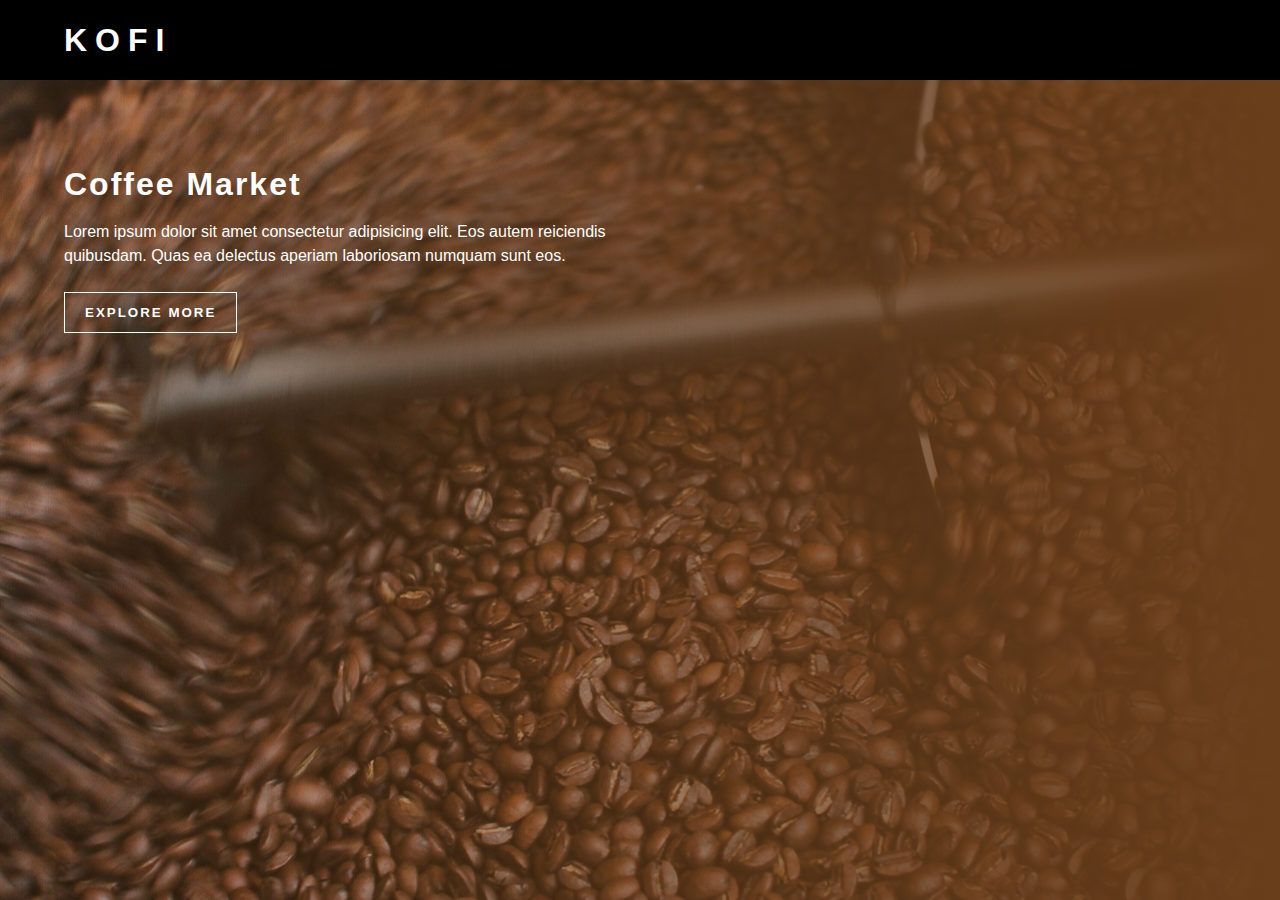
<file: 07-bcg-images/index.html>
<!DOCTYPE html>
<html lang="en">
<head>
    <meta charset="UTF-8">
    <meta http-equiv="X-UA-Compatible" content="IE=edge">
    <meta name="viewport" content="width=device-width, initial-scale=1.0">
    <title>Background images</title>
    <link rel="stylesheet" href="./main.css">
</head>
<body>
    <!-- nav -->
    <div class="nav">
        <div class="nav-center"><span class="nav-title">kofi</span></div>
    </div>
    <!-- hero -->
    <div class="hero">
        <div class="hero-center">
            <h1>coffee market</h1>
            <p>Lorem ipsum dolor sit amet consectetur adipisicing elit. Eos autem reiciendis quibusdam. Quas ea delectus aperiam laboriosam numquam sunt eos.</p>
            <button class="hero-btn">explore more</button>
        </div>
    </div>

</body>
</html>
</file>
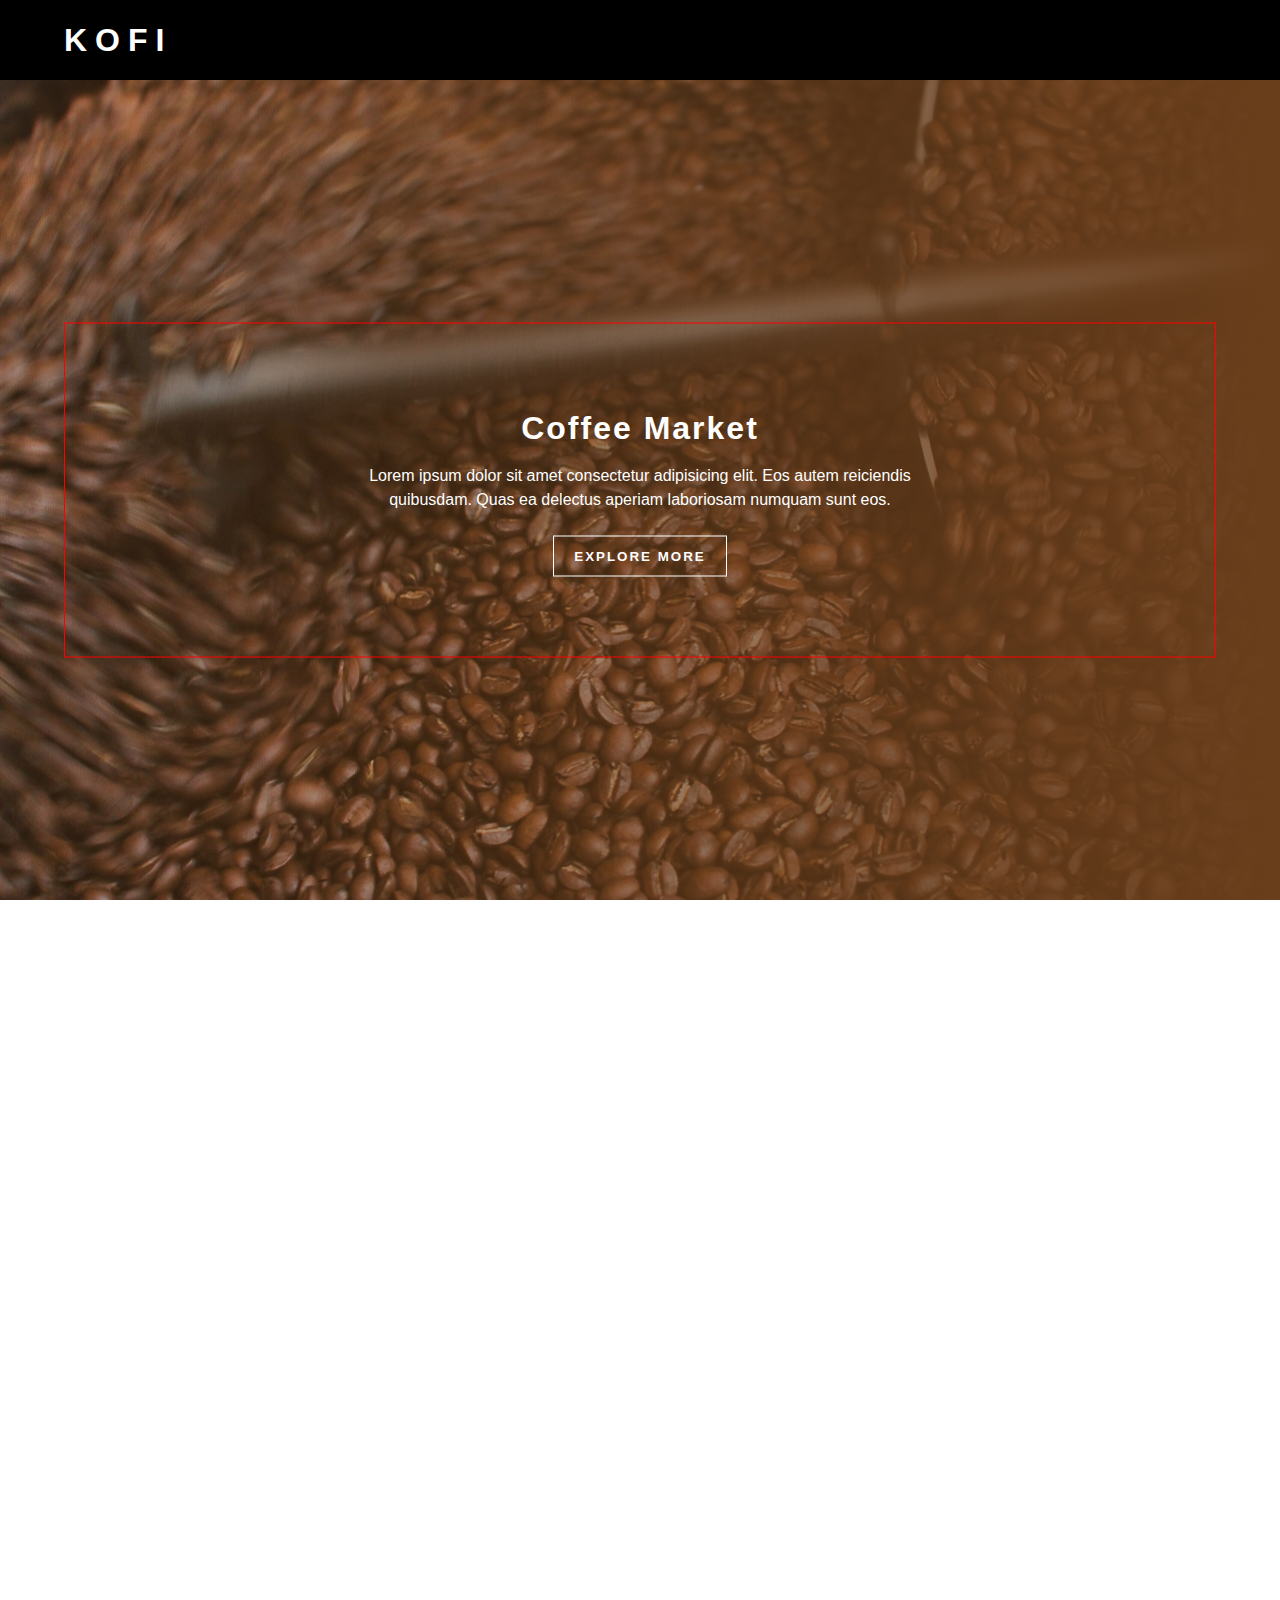
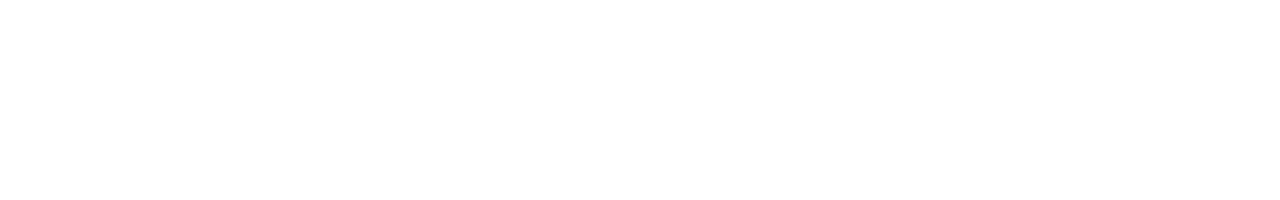
<file: 08-position-property/index.html>
<!DOCTYPE html>
<html lang="en">
<head>
    <meta charset="UTF-8">
    <meta http-equiv="X-UA-Compatible" content="IE=edge">
    <meta name="viewport" content="width=device-width, initial-scale=1.0">
    <title>Background images</title>
    <link rel="stylesheet" href="./main.css">
</head>
<body>
    <!-- nav -->
    <div class="nav">
        <div class="nav-center"><span class="nav-title">kofi</span></div>
    </div>
    <!-- hero -->
    <div class="hero">
        <div class="hero-center">
            <h1>coffee market</h1>
            <p>Lorem ipsum dolor sit amet consectetur adipisicing elit. Eos autem reiciendis quibusdam. Quas ea delectus aperiam laboriosam numquam sunt eos.</p>
            <button class="hero-btn">explore more</button>
        </div>
    </div>
    <div class="temp"></div>

</body>
</html>
</file>
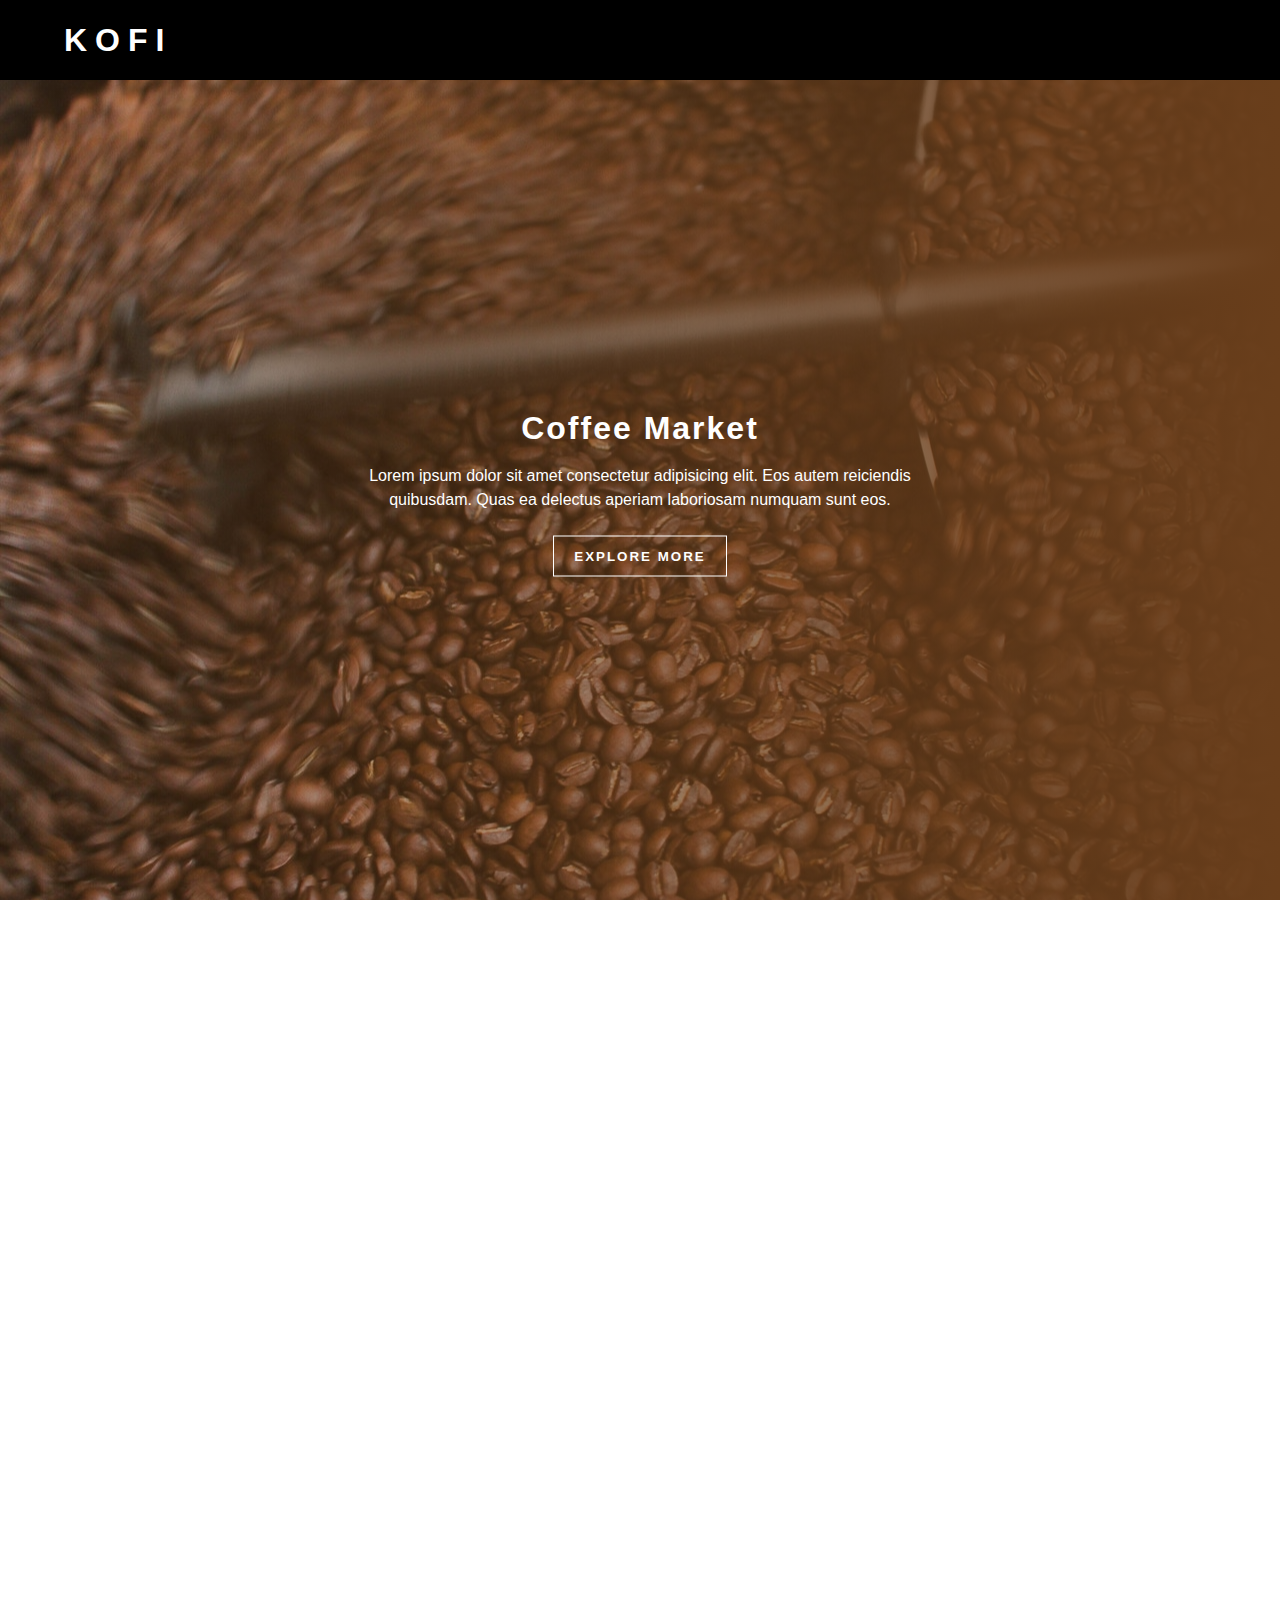
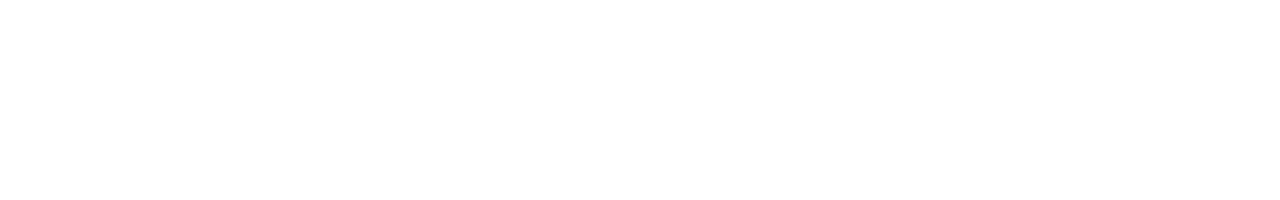
<file: 09-animation-property/index.html>
<!DOCTYPE html>
<html lang="en">
<head>
    <meta charset="UTF-8">
    <meta http-equiv="X-UA-Compatible" content="IE=edge">
    <meta name="viewport" content="width=device-width, initial-scale=1.0">
    <title>Animation project</title>
    <link rel="stylesheet" href="./main.css">
</head>
<body>
    <!-- nav -->
    <div class="nav">
        <div class="nav-center"><span class="nav-title">kofi</span></div>
    </div>
    <!-- hero -->
    <div class="hero">
        <div class="hero-center">
            <div class="hero-text">
                <h1>coffee market</h1>

                <p>Lorem ipsum dolor sit amet consectetur adipisicing elit. Eos autem reiciendis quibusdam. Quas ea delectus aperiam laboriosam numquam sunt eos.</p>
            </div>
            <button class="hero-btn">explore more</button>
        </div>
    </div>
    <div class="temp"></div>

</body>
</html>
</file>
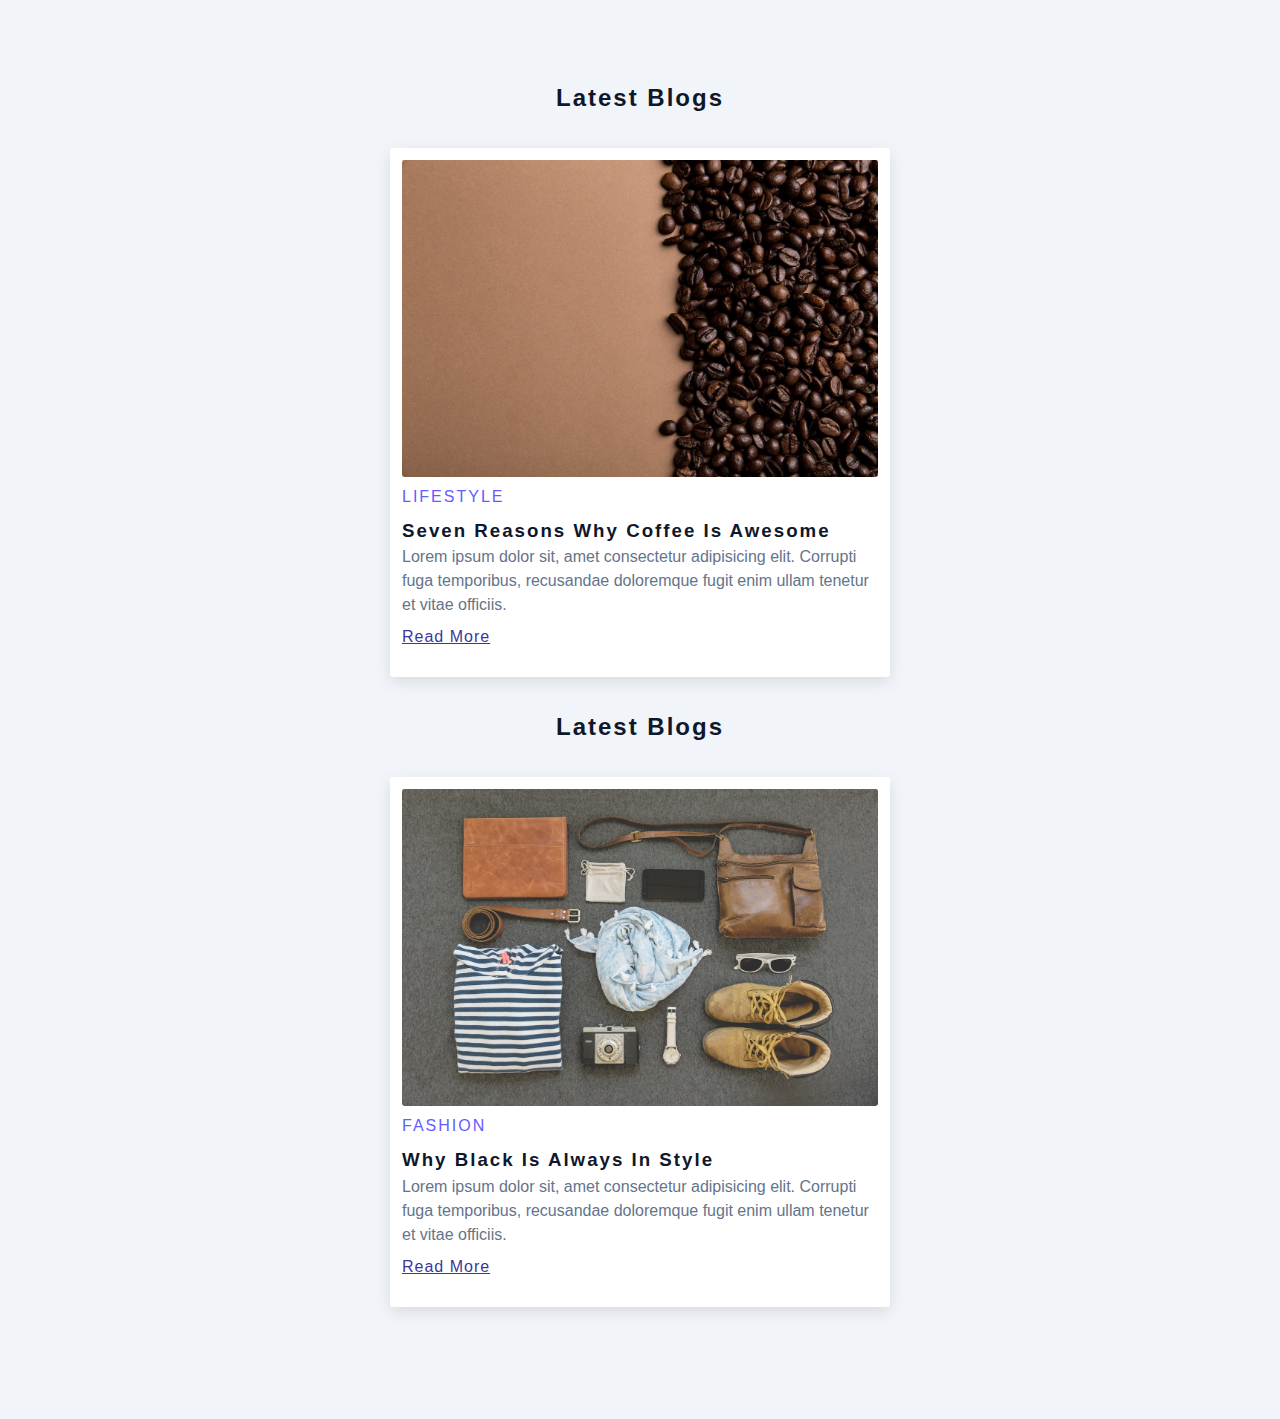
<file: 10-cards-project/index.html>
<!DOCTYPE html>
<html lang="en">
  <head>
    <meta charset="UTF-8" />
    <meta http-equiv="X-UA-Compatible" content="IE=edge" />
    <meta name="viewport" content="width=device-width, initial-scale=1.0" />
    <title>Cards project</title>
    <!-- icons -->
    <link
      rel="stylesheet"
      href="https://cdnjs.cloudflare.com/ajax/libs/font-awesome/6.1.1/css/all.min.css"
      integrity="sha512-KfkfwYDsLkIlwQp6LFnl8zNdLGxu9YAA1QvwINks4PhcElQSvqcyVLLD9aMhXd13uQjoXtEKNosOWaZqXgel0g=="
      crossorigin="anonymous"
      referrerpolicy="no-referrer"
    />
    <!-- css -->
    <link rel="stylesheet" href="./main.css" />
  </head>
  <body>
    <!-- blog section -->
    <section class="blogs">
      <!-- section title -->
      <div class="section-title">
        <h2>latest blogs</h2>
      </div>
      <!-- end of section title -->
      <!-- blogs center -->
      <div class="blogs-center">
        <!-- first blog -->
        <article class="blog">
          <img src="./coffee.jpg" class="img blog-img" alt="coffee beans" />

          <!-- blog content -->
          <div class="blog-content">
            <span>lifestyle <i class="fa-brands fa-algolia"></i></span>

            <h3>Seven Reasons Why Coffee is Awesome</h3>
            <p>
              Lorem ipsum dolor sit, amet consectetur adipisicing elit. Corrupti
              fuga temporibus, recusandae doloremque fugit enim ullam tenetur et
              vitae officiis.
            </p>
            <a href="#">Read More</a>
          </div>
        </article>
        <!-- end of first blog -->
      </div>
      <!-- end of blogs center -->

      <!-- section title -->
      <div class="section-title">
        <h2>latest blogs</h2>
      </div>
      <!-- end of section title -->
      <!-- blogs center -->
      <div class="blogs-center">
        <!-- second blog -->
        <article class="blog">
          <img src="./fashion.jpg" class="img blog-img" alt="fashion" />

          <!-- blog content -->
          <div class="blog-content">
            <span>fashion <i class="fa-brands fa-amilia"></i></span>

            <h3>Why Black is Always in Style</h3>
            <p>
              Lorem ipsum dolor sit, amet consectetur adipisicing elit. Corrupti
              fuga temporibus, recusandae doloremque fugit enim ullam tenetur et
              vitae officiis.
            </p>
            <a href="#">Read More</a>
          </div>
        </article>
        <!-- end of second blog -->
      </div>
      <!-- end of blogs center -->
    </section>
  </body>
</html>
</file>
<file: 07-bcg-images/main.css>
* {
    margin: 0;
    padding: 0;
    box-sizing: border-box;
    /* border: 1px solid red; */
}
body{
    font-family: -apple-system, BlinkMacSystemFont, 'Segoe UI', Roboto, Oxygen, Ubuntu, Cantarell, 'Open Sans', 'Helvetica Neue', sans-serif;
    line-height: 1.5;
}
.nav{
    background: black;
    color: white;
    padding: 1rem 0;
    height: 5rem;
}
.nav-center{
    width: 90vw;
    max-width: 1170px;
    margin: 0 auto;
}
.nav-title {
    text-transform: uppercase;
    font-size: 2rem;
    letter-spacing: 0.5rem;
    font-weight: bold;
}
.hero{
    min-height: calc(100vh - 5rem);
    background: linear-gradient(to right, rgba(105,62,27,0.3), rgba(105,62,27,1)), url("./hero-bcg.jpg") center/cover no-repeat fixed;
}
.hero-center{
    color:white;

    width: 90vw;
    max-width: 1170px;
    margin: 0 auto;
    padding: 5rem 0;
}
.hero-center h1 {
    text-transform: capitalize;
    letter-spacing: 2px;
    margin-bottom: 0.75rem;

}
.hero-center p {
    margin-bottom: 1.5rem;
    max-width: 35em;
}
.hero-btn {
    background: transparent;
    color: white;
    border: 1px solid white;
    padding: 0.75rem 1.25rem;
    text-transform: uppercase;
    font-weight: bold;
    letter-spacing: 2px;
    cursor: pointer;
}
</file>
<file: 08-position-property/main.css>
* {
    margin: 0;
    padding: 0;
    box-sizing: border-box;
    /* border: 1px solid red; */
}
body{
    font-family: -apple-system, BlinkMacSystemFont, 'Segoe UI', Roboto, Oxygen, Ubuntu, Cantarell, 'Open Sans', 'Helvetica Neue', sans-serif;
    line-height: 1.5;
}
.nav{
    background: black;
    color: white;
    padding: 1rem 0;
    height: 5rem;
    position: sticky;
    top: 0;
    z-index: 1;
}
.nav-center{
    width: 90vw;
    max-width: 1170px;
    margin: 0 auto;
}
.nav-title {
    text-transform: uppercase;
    font-size: 2rem;
    letter-spacing: 0.5rem;
    font-weight: bold;
}

.hero{
    background: rgba(105, 62, 27, 1);
    min-height: calc(100vh - 5rem);
    position: relative;
}
.hero-center{
    width: 90vw;
    max-width: 1170px;
    margin: 0 auto;
    padding: 5rem 0;
    color:white;
    position: absolute;
    top: 50%;
    left: 50%;
    transform: translate(-50%, -50%);
    border: 1px solid red;
    text-align: center;
}
.hero-center h1 {
    text-transform: capitalize;
    letter-spacing: 2px;
    margin-bottom: 0.75rem;

}
.hero-center p {
    max-width: 35em;
    margin: 0 auto;
    margin-bottom: 1.5rem;
}
.hero-btn {
    background: transparent;
    color: white;
    border: 1px solid white;
    padding: 0.75rem 1.25rem;
    text-transform: uppercase;
    font-weight: bold;
    letter-spacing: 2px;
    cursor: pointer;

}
.temp{
    min-height: 100vh;
}

@media screen and (min-width: 768px) {
    .hero {
        background: linear-gradient(to right, rgba(105, 62, 27, 0.3), rgba(105, 62, 27, 1)), url("./hero-bcg.jpg") center/cover no-repeat fixed;
    }

}
</file>
<file: 09-animation-property/main.css>
* {
    margin: 0;
    padding: 0;
    box-sizing: border-box;
    /* border: 1px solid red; */
}
body{
    font-family: -apple-system, BlinkMacSystemFont, 'Segoe UI', Roboto, Oxygen, Ubuntu, Cantarell, 'Open Sans', 'Helvetica Neue', sans-serif;
    line-height: 1.5;
}
.nav{
    background: black;
    color: white;
    padding: 1rem 0;
    height: 5rem;
    position: sticky;
    top: 0;
    z-index: 1;
}
.nav-center{
    width: 90vw;
    max-width: 1170px;
    margin: 0 auto;
}
.nav-title {
    text-transform: uppercase;
    font-size: 2rem;
    letter-spacing: 0.5rem;
    font-weight: bold;
}

.hero{
    background: rgba(105, 62, 27, 1);
    min-height: calc(100vh - 5rem);
    position: relative;
}
.hero-center{
    width: 90vw;
    max-width: 1170px;
    margin: 0 auto;
    padding: 5rem 0;
    color:white;
    position: absolute;
    top: 50%;
    left: 50%;
    transform: translate(-50%, -50%);
    text-align: center;
}
.hero-center h1 {
    text-transform: capitalize;
    letter-spacing: 2px;
    margin-bottom: 0.75rem;

}
.hero-center p {
    max-width: 35em;
    margin: 0 auto;
    margin-bottom: 1.5rem;
}
.hero-btn {
    background: transparent;
    color: white;
    border: 1px solid white;
    padding: 0.75rem 1.25rem;
    text-transform: uppercase;
    font-weight: bold;
    letter-spacing: 2px;
    cursor: pointer;
    animation: moveUp 3s ease-in-out;

}
.temp{
    min-height: 100vh;
}
.hero-text{
    animation: moveDown 3s ease-in-out;

}

/* animations */

@keyframes moveDown {
    0% {
        opacity: 0;
        transform: translateY(-10rem);
    }
    100% {
        opacity: 1;
    }
}
@keyframes moveUp {
    0% {
        opacity: 0;
        transform: translateY(10rem);
    }
    100% {
        opacity: 1;
    }
}

/* media queries */

@media screen and (min-width: 768px) {
    .hero {
        background: linear-gradient(to right, rgba(105, 62, 27, 0.3), rgba(105, 62, 27, 1)), url("./hero-bcg.jpg") center/cover no-repeat fixed;
    }

}
</file>
<file: 10-cards-project/main.css>
* {
  margin: 0;
  padding: 0;
  box-sizing: border-box;
  /* border: 1px solid red; */
}
:root {
  --primary: #645cff;
  --primary-dark: #3c3799;
  --grey-light: #f1f5f9;
  --grey: #64748b;
  --grey-dark: #0f172a;
  --fluid-width: 90vw;
  --max-width: 1170px;
  --black: #222;
  --white: #fff;
  --letter-spacing: 2px;
  --border-radius: 0.15rem;
  --shadow-light: 0 5px 15px rgba(0, 0, 0, 0.1);
  --shadow-dark: 0 5px 15px rgba(0, 0, 0, 0.2);
  --transition: 0.3s ease-in-out all;
}
body {
  background: var(--grey-light);
  color: var(--grey-dark);
  line-height: 1.5;
  font-family: -apple-system, BlinkMacSystemFont, "Segoe UI", Roboto, Oxygen,
    Ubuntu, Cantarell, "Open Sans", "Helvetica Neue", sans-serif;
}
.img {
  width: 100%;
  display: block;
  object-fit: cover;
}

.blogs {
  padding: 5rem 0;
  /* border: 1px solid red; */
}
.section-title {
  text-align: center;
  text-transform: capitalize;
  letter-spacing: var(--letter-spacing);
  margin-bottom: 2rem;
}
.blogs-center {
  width: var(--fluid-width);
  max-width: var(--max-width);
  margin: 0 auto;
  max-width: 500px;
}

.blog {
  background: var(--white);
  padding: 0.75rem;
  border-radius: var(--border-radius);
  box-shadow: var(--shadow-light);
  transition: var(--transition);
  margin-bottom: 2rem;
}
.blog:hover {
  box-shadow: var(--shadow-dark);
}
.blog-img {
  border-radius: var(--border-radius);
  margin-bottom: 0.5rem;
}
.blog-content {
  padding-bottom: 1rem;
}

.blog-content span {
  text-transform: uppercase;
  font-weight: 500;
  letter-spacing: var(--letter-spacing);
  color: var(--primary);
}
.blog-content h3 {
  margin-top: 0.5rem;
  text-transform: capitalize;
  letter-spacing: var(--letter-spacing);
}

.blog-content p {
  color: var(--grey);
  margin-bottom: 0.5rem;
}
.blog-content a {
  text-transform: capitalize;
  color: var(--primary-dark);
  letter-spacing: 1px;
  font-weight: 500;
}
</file>
